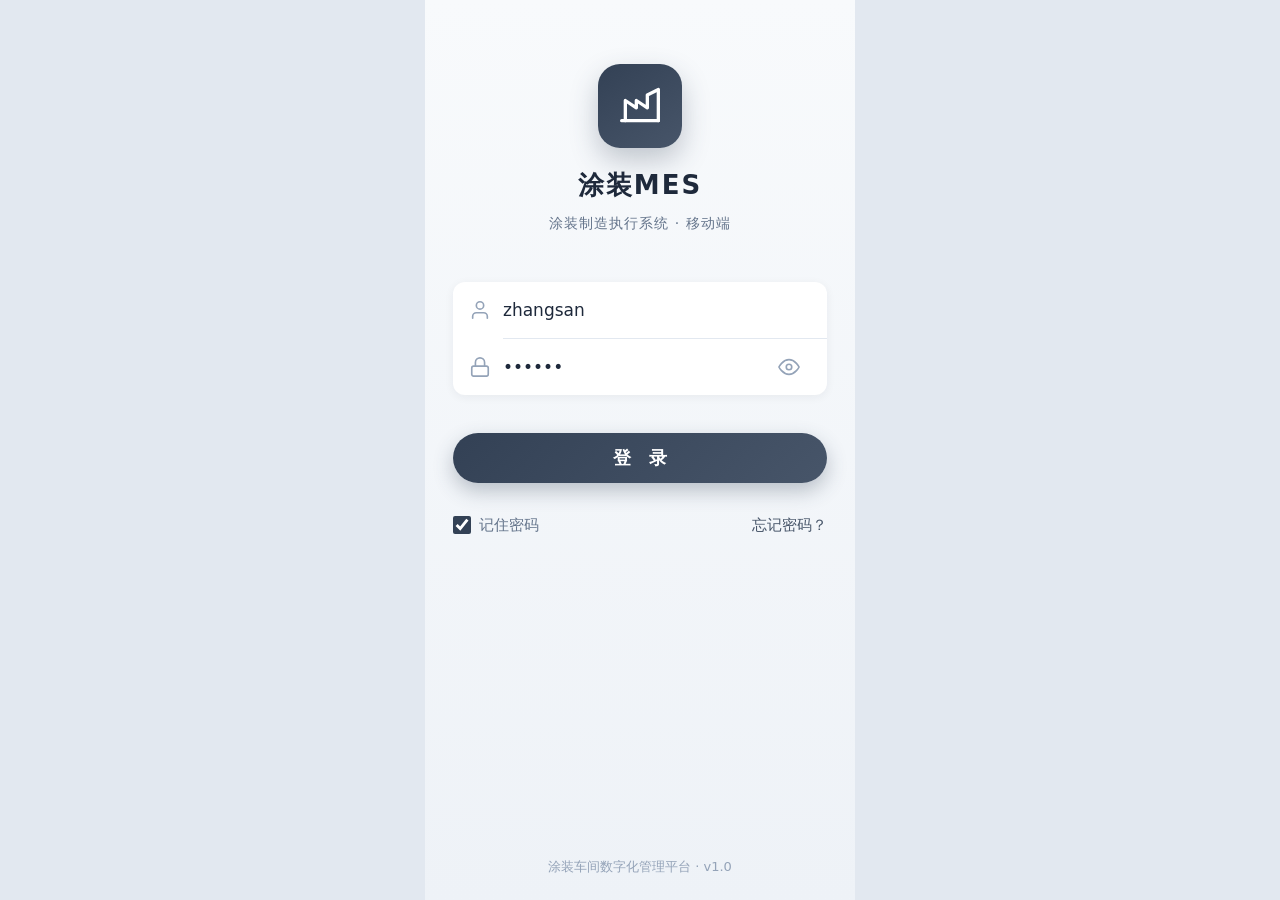
<file: mobile/index.html>
<!DOCTYPE html>
<html lang="zh-CN">
<head>
    <meta charset="UTF-8">
    <meta name="viewport" content="width=device-width, initial-scale=1.0, maximum-scale=1.0, user-scalable=no, viewport-fit=cover">
    <meta name="theme-color" content="#334155">
    <title>涂装MES · 移动端</title>
    <link rel="stylesheet" href="style.css">
</head>
<body>

    <!-- ================= 登录页（QQ 风格） ================= -->
    <div id="loginView" class="login-view">
        <div class="login-brand">
            <div class="login-logo">
                <svg viewBox="0 0 24 24" fill="none" stroke="currentColor" stroke-width="1.8" stroke-linecap="round" stroke-linejoin="round">
                    <path d="M2 20h20"/><path d="M4 20V9l6 4V9l6 4V6l6-3v17"/>
                </svg>
            </div>
            <h1 class="login-title">涂装MES</h1>
            <p class="login-subtitle">涂装制造执行系统 · 移动端</p>
        </div>

        <form id="loginForm" class="login-form" novalidate>
            <div class="login-inputs">
                <div class="login-field">
                    <svg class="field-icon" viewBox="0 0 24 24" fill="none" stroke="currentColor" stroke-width="1.8" stroke-linecap="round" stroke-linejoin="round">
                        <path d="M20 21v-2a4 4 0 0 0-4-4H8a4 4 0 0 0-4 4v2"/><circle cx="12" cy="7" r="4"/>
                    </svg>
                    <input type="text" id="loginUser" value="zhangsan" placeholder="请输入账号" autocomplete="username" maxlength="20">
                </div>
                <div class="login-divider"></div>
                <div class="login-field">
                    <svg class="field-icon" viewBox="0 0 24 24" fill="none" stroke="currentColor" stroke-width="1.8" stroke-linecap="round" stroke-linejoin="round">
                        <rect x="3" y="11" width="18" height="11" rx="2"/><path d="M7 11V7a5 5 0 0 1 10 0v4"/>
                    </svg>
                    <input type="password" id="loginPwd" value="123456" placeholder="请输入密码" autocomplete="current-password" maxlength="20">
                    <button type="button" class="pwd-toggle" id="togglePwd" aria-label="显示或隐藏密码">
                        <svg viewBox="0 0 24 24" fill="none" stroke="currentColor" stroke-width="1.8" stroke-linecap="round" stroke-linejoin="round">
                            <path d="M1 12s4-8 11-8 11 8 11 8-4 8-11 8-11-8-11-8z"/><circle cx="12" cy="12" r="3"/>
                        </svg>
                    </button>
                </div>
            </div>

            <p class="login-error" id="loginError"></p>

            <button type="submit" class="login-btn" id="loginBtn">登 录</button>

            <div class="login-links">
                <label class="remember">
                    <input type="checkbox" id="rememberPwd" checked>
                    <span>记住密码</span>
                </label>
                <a href="javascript:void(0)" class="link-muted">忘记密码？</a>
            </div>
        </form>

        <p class="login-footer">涂装车间数字化管理平台 · v1.0</p>
    </div>

    <!-- ================= 主应用 ================= -->
    <div id="appView" class="app-view hidden">

        <!-- Tab 1：首页看板 -->
        <section class="page active" id="page-home">
            <header class="home-header">
                <div class="home-header-top">
                    <div>
                        <h2 class="home-title">涂装MES</h2>
                        <p class="home-date" id="homeDate"></p>
                    </div>
                    <div class="home-user">
                        <span class="home-user-name" id="homeUserName">--</span>
                        <span class="avatar" id="homeAvatar">--</span>
                    </div>
                </div>
            </header>

            <div class="page-body">
                <div class="stats-grid" id="statsGrid"></div>

                <div class="section-head">
                    <h3 class="section-title">待处理工单</h3>
                    <span class="section-count" id="pendingCount">0 单</span>
                </div>
                <div class="order-mini-list" id="pendingList"></div>
            </div>
        </section>

        <!-- Tab 2：质量检查 -->
        <section class="page" id="page-qc">
            <header class="page-header">
                <h2 class="page-header-title">质量检查</h2>
                <span class="page-header-sub" id="qcSummary">--</span>
            </header>

            <div class="filter-bar" id="qcFilter">
                <button class="filter-btn active" data-qc="来料检">来料检</button>
                <button class="filter-btn" data-qc="出货检">出货检</button>
                <button class="filter-btn" data-qc="过程检">过程检</button>
                <button class="filter-btn" data-qc="成品入库检">成品入库检</button>
            </div>

            <div class="page-body">
                <div class="qc-list" id="qcList"></div>
            </div>
        </section>

        <!-- Tab 3：工作台 -->
        <section class="page" id="page-bench">
            <header class="page-header">
                <h2 class="page-header-title">工作台</h2>
                <span class="page-header-sub" id="benchUser">--</span>
            </header>

            <div class="page-body">
                <div id="benchGrid"></div>
            </div>
        </section>

        <!-- Tab 4：我的 -->
        <section class="page" id="page-profile">
            <header class="profile-header">
                <span class="avatar avatar-lg" id="profileAvatar">--</span>
                <div class="profile-id">
                    <h2 class="profile-name" id="profileName">--</h2>
                    <p class="profile-dept" id="profileDept">--</p>
                </div>
            </header>

            <div class="page-body">
                <div class="info-card">
                    <div class="info-row">
                        <span class="info-label">岗位</span>
                        <span class="info-value" id="infoRole">--</span>
                    </div>
                    <div class="info-row">
                        <span class="info-label">班组</span>
                        <span class="info-value" id="infoTeam">--</span>
                    </div>
                    <div class="info-row">
                        <span class="info-label">当日报工数</span>
                        <span class="info-value info-accent" id="infoReport">--</span>
                    </div>
                    <div class="info-row">
                        <span class="info-label">联系电话</span>
                        <span class="info-value" id="infoPhone">--</span>
                    </div>
                </div>

                <div class="section-head">
                    <h3 class="section-title">我的报工记录</h3>
                    <span class="section-count" id="myReportCount">0 条</span>
                </div>
                <div class="report-list" id="myReportList"></div>

                <button class="logout-btn" id="logoutBtn">退出登录</button>
            </div>
        </section>

        <!-- 子页：我的通知 -->
        <section class="subpage" id="page-notice">
            <header class="subpage-header">
                <button class="back-btn" data-back="1" aria-label="返回">
                    <svg viewBox="0 0 24 24" fill="none" stroke="currentColor" stroke-width="2" stroke-linecap="round" stroke-linejoin="round"><path d="M15 18l-6-6 6-6"/></svg>
                </button>
                <h2 class="subpage-title">我的通知</h2>
                <span class="subpage-spacer"></span>
            </header>
            <div class="subpage-body" id="noticeBody"></div>
        </section>

        <!-- 子页：设置 -->
        <section class="subpage" id="page-settings">
            <header class="subpage-header">
                <button class="back-btn" data-back="1" aria-label="返回">
                    <svg viewBox="0 0 24 24" fill="none" stroke="currentColor" stroke-width="2" stroke-linecap="round" stroke-linejoin="round"><path d="M15 18l-6-6 6-6"/></svg>
                </button>
                <h2 class="subpage-title">设置</h2>
                <span class="subpage-spacer"></span>
            </header>
            <div class="subpage-body" id="settingsBody"></div>
        </section>

        <!-- 子页：工单详情 -->
        <section class="subpage" id="page-order-detail">
            <header class="subpage-header">
                <button class="back-btn" data-back="1" aria-label="返回">
                    <svg viewBox="0 0 24 24" fill="none" stroke="currentColor" stroke-width="2" stroke-linecap="round" stroke-linejoin="round"><path d="M15 18l-6-6 6-6"/></svg>
                </button>
                <h2 class="subpage-title">工单详情</h2>
                <span class="subpage-spacer"></span>
            </header>
            <div class="subpage-body" id="orderDetailBody"></div>
            <div class="subpage-footer">
                <button class="primary-btn" id="orderReportBtn">报 工</button>
            </div>
        </section>

        <!-- 子页：质检报告 -->
        <section class="subpage" id="page-qc-detail">
            <header class="subpage-header">
                <button class="back-btn" data-back="1" aria-label="返回">
                    <svg viewBox="0 0 24 24" fill="none" stroke="currentColor" stroke-width="2" stroke-linecap="round" stroke-linejoin="round"><path d="M15 18l-6-6 6-6"/></svg>
                </button>
                <h2 class="subpage-title">质检报告</h2>
                <span class="subpage-spacer"></span>
            </header>
            <div class="subpage-body" id="qcDetailBody"></div>
        </section>

        <!-- 子页：报工表单 -->
        <section class="subpage" id="page-report-form">
            <header class="subpage-header">
                <button class="back-btn" data-back="1" aria-label="返回">
                    <svg viewBox="0 0 24 24" fill="none" stroke="currentColor" stroke-width="2" stroke-linecap="round" stroke-linejoin="round"><path d="M15 18l-6-6 6-6"/></svg>
                </button>
                <h2 class="subpage-title">扫码报工</h2>
                <span class="subpage-spacer"></span>
            </header>
            <div class="subpage-body" id="reportFormBody"></div>
            <div class="subpage-footer">
                <button class="primary-btn" id="reportSubmitBtn">提交报工</button>
            </div>
        </section>

        <!-- 底部导航（5 槽位，中央 + 号） -->
        <nav class="tabbar">
            <button class="tab-item active" data-page="page-home">
                <svg class="tab-icon" viewBox="0 0 24 24" fill="none" stroke="currentColor" stroke-width="1.8" stroke-linecap="round" stroke-linejoin="round">
                    <path d="M3 10.5L12 3l9 7.5"/><path d="M5 9.5V21h5v-6h4v6h5V9.5"/>
                </svg>
                <span class="tab-label">首页看板</span>
            </button>
            <button class="tab-item" data-page="page-qc">
                <svg class="tab-icon" viewBox="0 0 24 24" fill="none" stroke="currentColor" stroke-width="1.8" stroke-linecap="round" stroke-linejoin="round">
                    <circle cx="11" cy="11" r="7"/><path d="M21 21l-4.35-4.35"/><path d="M8 11l2 2 4-4"/>
                </svg>
                <span class="tab-label">质量检查</span>
            </button>
            <button class="tab-item tab-center" id="scanBtn" aria-label="扫码报工">
                <span class="tab-plus">
                    <svg viewBox="0 0 24 24" fill="none" stroke="currentColor" stroke-width="2.4" stroke-linecap="round"><path d="M12 5v14M5 12h14"/></svg>
                </span>
                <span class="tab-label">扫码报工</span>
            </button>
            <button class="tab-item" data-page="page-bench">
                <svg class="tab-icon" viewBox="0 0 24 24" fill="none" stroke="currentColor" stroke-width="1.8" stroke-linecap="round" stroke-linejoin="round">
                    <rect x="3" y="3" width="7" height="7" rx="1.5"/><rect x="14" y="3" width="7" height="7" rx="1.5"/><rect x="3" y="14" width="7" height="7" rx="1.5"/><rect x="14" y="14" width="7" height="7" rx="1.5"/>
                </svg>
                <span class="tab-label">工作台</span>
            </button>
            <button class="tab-item" data-page="page-profile">
                <svg class="tab-icon" viewBox="0 0 24 24" fill="none" stroke="currentColor" stroke-width="1.8" stroke-linecap="round" stroke-linejoin="round">
                    <path d="M20 21v-2a4 4 0 0 0-4-4H8a4 4 0 0 0-4 4v2"/><circle cx="12" cy="7" r="4"/>
                </svg>
                <span class="tab-label">我的</span>
            </button>
        </nav>
    </div>

    <!-- 扫码报工弹窗 -->
    <div class="modal-mask hidden" id="scanModal">
        <div class="modal">
            <div class="modal-icon">
                <svg viewBox="0 0 24 24" fill="none" stroke="currentColor" stroke-width="1.8" stroke-linecap="round" stroke-linejoin="round">
                    <path d="M3 7V5a2 2 0 0 1 2-2h2"/><path d="M17 3h2a2 2 0 0 1 2 2v2"/><path d="M21 17v2a2 2 0 0 1-2 2h-2"/><path d="M7 21H5a2 2 0 0 1-2-2v-2"/><path d="M7 8v8"/><path d="M11 8v8"/><path d="M15 8v5"/><path d="M18 8v8"/>
                </svg>
            </div>
            <h3 class="modal-title">扫码报工</h3>
            <p class="modal-desc">扫描工单条码，快速定位工单并提交报工</p>
            <div class="modal-actions">
                <button class="modal-btn ghost" data-close="1">取消</button>
                <button class="modal-btn solid" id="scanGoBtn">开始扫码报工</button>
            </div>
        </div>
    </div>

    <!-- 权限不足弹窗 -->
    <div class="modal-mask hidden" id="denyModal">
        <div class="modal">
            <div class="modal-icon deny">
                <svg viewBox="0 0 24 24" fill="none" stroke="currentColor" stroke-width="1.8" stroke-linecap="round" stroke-linejoin="round">
                    <rect x="4" y="10" width="16" height="10" rx="2"/><path d="M8 10V7a4 4 0 0 1 8 0v3"/><path d="M12 14v2.5"/>
                </svg>
            </div>
            <h3 class="modal-title">权限不足</h3>
            <p class="modal-desc">您暂无该模块的访问权限<br>请联系计划部更改权限</p>
            <div class="modal-actions">
                <button class="modal-btn solid" data-close="1">知道了</button>
            </div>
        </div>
    </div>

    <!-- Toast -->
    <div class="toast hidden" id="toast"></div>

    <!-- 业务数据：全部来自项目根目录 data.js，移动端代码不定义任何业务数据 -->
    <script src="../data.js"></script>
    <script src="app.js"></script>
</body>
</html>
</file>
<file: mobile/style.css>
/* ============================================================
   涂装MES 移动端样式
   设计基准 375px，适配 320px ~ 430px
   主题色：深灰蓝 #334155（工业简洁风）
   ============================================================ */

:root {
    --primary: #334155;
    --primary-light: #475569;
    --primary-dark: #1e293b;
    --bg: #f1f5f9;
    --card: #ffffff;
    --border: #e2e8f0;
    --text-main: #1e293b;
    --text-sub: #64748b;
    --text-light: #94a3b8;

    /* 状态色标 */
    --st-run: #16a34a;      /* 生产中 / 运行中 / 合格 */
    --st-wait: #f59e0b;     /* 待料 / 待机 / 让步接收 */
    --st-error: #dc2626;    /* 异常 / 故障 / 不合格 */
    --st-done: #6b7280;     /* 已完成 / 停运 */
    --st-info: #2563eb;     /* 数量强调 / 链接 */

    --radius: 12px;
    --tabbar-h: 56px;
}

* {
    margin: 0;
    padding: 0;
    box-sizing: border-box;
    -webkit-tap-highlight-color: transparent;
}

html, body {
    width: 100%;
    max-width: 100%;
    overflow-x: hidden;
}

body {
    font-family: system-ui, -apple-system, "PingFang SC", "HarmonyOS Sans SC", "Microsoft YaHei", sans-serif;
    font-size: 16px;
    color: var(--text-main);
    background: #e2e8f0;
    line-height: 1.5;
    min-height: 100vh;
    max-width: 430px;
    margin: 0 auto;
}

.hidden { display: none !important; }

/* ==================== 登录页（QQ 风格） ==================== */
.login-view {
    min-height: 100vh;
    background: linear-gradient(180deg, #f8fafc 0%, #eef2f7 100%);
    display: flex;
    flex-direction: column;
    padding: 0 28px;
    padding-top: calc(64px + env(safe-area-inset-top));
}

.login-brand {
    text-align: center;
    margin-bottom: 48px;
}

.login-logo {
    width: 84px;
    height: 84px;
    margin: 0 auto 18px;
    border-radius: 22px;
    background: linear-gradient(145deg, var(--primary) 0%, var(--primary-light) 100%);
    color: #fff;
    display: flex;
    align-items: center;
    justify-content: center;
    box-shadow: 0 12px 28px rgba(51, 65, 85, 0.28);
}

.login-logo svg { width: 44px; height: 44px; }

.login-title {
    font-size: 26px;
    font-weight: 700;
    letter-spacing: 2px;
    color: var(--primary-dark);
}

.login-subtitle {
    margin-top: 8px;
    font-size: 14px;
    color: var(--text-sub);
    letter-spacing: 1px;
}

.login-form { width: 100%; }

.login-inputs {
    background: var(--card);
    border-radius: var(--radius);
    box-shadow: 0 2px 10px rgba(30, 41, 59, 0.06);
    overflow: hidden;
}

.login-field {
    display: flex;
    align-items: center;
    height: 56px;
    padding: 0 16px;
    gap: 12px;
}

.field-icon {
    width: 22px;
    height: 22px;
    flex-shrink: 0;
    color: var(--text-light);
}

.login-field input {
    flex: 1;
    min-width: 0;
    height: 100%;
    border: none;
    outline: none;
    background: transparent;
    font-size: 17px;
    color: var(--text-main);
    font-family: inherit;
}

.login-field input::placeholder { color: var(--text-light); }

.login-divider {
    height: 1px;
    background: var(--border);
    margin-left: 50px;
}

.pwd-toggle {
    width: 44px;
    height: 44px;
    border: none;
    background: transparent;
    display: flex;
    align-items: center;
    justify-content: center;
    cursor: pointer;
    flex-shrink: 0;
}

.pwd-toggle svg { width: 22px; height: 22px; color: var(--text-light); }
.pwd-toggle:active svg { color: var(--primary-light); }

.login-error {
    min-height: 22px;
    margin-top: 12px;
    padding: 0 4px;
    font-size: 14px;
    color: var(--st-error);
    display: flex;
    align-items: center;
}

.login-btn {
    width: 100%;
    height: 50px;
    margin-top: 4px;
    border: none;
    border-radius: 25px;
    background: linear-gradient(135deg, var(--primary) 0%, var(--primary-light) 100%);
    color: #fff;
    font-size: 18px;
    font-weight: 600;
    letter-spacing: 6px;
    text-indent: 6px;
    font-family: inherit;
    cursor: pointer;
    box-shadow: 0 8px 20px rgba(51, 65, 85, 0.30);
    transition: opacity 0.2s, transform 0.1s;
}

.login-btn:active { opacity: 0.88; transform: scale(0.985); }

.login-links {
    margin-top: 20px;
    display: flex;
    align-items: center;
    justify-content: space-between;
    min-height: 44px;
}

.remember {
    display: flex;
    align-items: center;
    gap: 8px;
    font-size: 15px;
    color: var(--text-sub);
    cursor: pointer;
    padding: 8px 0;
}

.remember input {
    width: 18px;
    height: 18px;
    accent-color: var(--primary);
    cursor: pointer;
}

.link-muted {
    font-size: 15px;
    color: var(--primary-light);
    text-decoration: none;
    padding: 8px 0;
    cursor: pointer;
}

.login-footer {
    margin-top: auto;
    padding: 32px 0 calc(24px + env(safe-area-inset-bottom));
    text-align: center;
    font-size: 13px;
    color: var(--text-light);
}

/* ==================== 主应用框架 ==================== */
.app-view {
    min-height: 100vh;
    background: var(--bg);
    padding-bottom: calc(var(--tabbar-h) + 12px + env(safe-area-inset-bottom));
}

.page { display: none; }
.page.active { display: block; animation: pageIn 0.25s ease; }

@keyframes pageIn {
    from { opacity: 0; transform: translateY(6px); }
    to   { opacity: 1; transform: translateY(0); }
}

.page-body { padding: 14px 14px 28px; }

/* ==================== 通用头部 ==================== */
.page-header {
    background: var(--card);
    padding: calc(14px + env(safe-area-inset-top)) 16px 14px;
    border-bottom: 1px solid var(--border);
    display: flex;
    align-items: baseline;
    justify-content: space-between;
    gap: 8px;
}

.page-header-title {
    font-size: 20px;
    font-weight: 700;
    color: var(--text-main);
}

.page-header-sub {
    font-size: 13px;
    color: var(--text-sub);
    white-space: nowrap;
}

/* ==================== 首页看板 ==================== */
.home-header {
    background: linear-gradient(160deg, var(--primary-dark) 0%, var(--primary) 55%, var(--primary-light) 100%);
    padding: calc(18px + env(safe-area-inset-top)) 18px 54px;
    color: #fff;
}

.home-header-top {
    display: flex;
    align-items: center;
    justify-content: space-between;
    gap: 8px;
}

.home-title {
    font-size: 21px;
    font-weight: 700;
    letter-spacing: 1px;
}

.home-date {
    margin-top: 4px;
    font-size: 13px;
    color: rgba(255, 255, 255, 0.75);
}

.home-user {
    display: flex;
    align-items: center;
    gap: 10px;
}

.home-user-name {
    font-size: 14px;
    color: rgba(255, 255, 255, 0.92);
}

/* 头像 */
.avatar {
    width: 38px;
    height: 38px;
    border-radius: 50%;
    background: rgba(255, 255, 255, 0.18);
    color: #fff;
    font-size: 16px;
    font-weight: 600;
    display: flex;
    align-items: center;
    justify-content: center;
    flex-shrink: 0;
    border: 1.5px solid rgba(255, 255, 255, 0.45);
}

.avatar-lg { width: 62px; height: 62px; font-size: 26px; }

/* 指标卡片 2×2 */
.stats-grid {
    display: grid;
    grid-template-columns: repeat(2, 1fr);
    gap: 12px;
    margin-top: -40px;
}

.stat-card {
    background: var(--card);
    border-radius: var(--radius);
    padding: 14px 14px 12px;
    box-shadow: 0 2px 8px rgba(30, 41, 59, 0.06);
    min-width: 0;
}

.stat-top {
    display: flex;
    align-items: center;
    gap: 8px;
    min-width: 0;
}

.stat-icon {
    width: 32px;
    height: 32px;
    border-radius: 9px;
    display: flex;
    align-items: center;
    justify-content: center;
    flex-shrink: 0;
}

.stat-icon svg { width: 18px; height: 18px; }

.stat-label {
    font-size: 13px;
    color: var(--text-sub);
    white-space: nowrap;
    overflow: hidden;
    text-overflow: ellipsis;
}

.stat-value {
    margin-top: 8px;
    font-size: 26px;
    font-weight: 700;
    color: var(--text-main);
    line-height: 1.15;
    white-space: nowrap;
    overflow: hidden;
    text-overflow: ellipsis;
}

.stat-value .unit {
    font-size: 13px;
    font-weight: 400;
    color: var(--text-light);
    margin-left: 3px;
}

/* 区块标题 */
.section-head {
    margin: 20px 2px 12px;
    display: flex;
    align-items: baseline;
    justify-content: space-between;
    gap: 8px;
}

.section-title {
    font-size: 17px;
    font-weight: 700;
    color: var(--text-main);
}

.section-count {
    font-size: 13px;
    color: var(--text-sub);
}

/* ==================== 工单卡片 ==================== */
.order-mini-list,
.order-list,
.equip-list,
.qc-list,
.report-list {
    display: flex;
    flex-direction: column;
    gap: 12px;
}

.order-card {
    background: var(--card);
    border-radius: var(--radius);
    padding: 14px 14px 15px;
    box-shadow: 0 2px 8px rgba(30, 41, 59, 0.05);
    min-width: 0;
    cursor: pointer;
}

.order-card:active { background: #f8fafc; }

.order-head {
    display: flex;
    align-items: center;
    justify-content: space-between;
    gap: 8px;
    margin-bottom: 10px;
}

.order-no {
    font-size: 16px;
    font-weight: 700;
    color: var(--text-main);
    letter-spacing: 0.3px;
    white-space: nowrap;
    overflow: hidden;
    text-overflow: ellipsis;
}

/* 状态标签 */
.tag {
    flex-shrink: 0;
    display: inline-flex;
    align-items: center;
    gap: 5px;
    height: 26px;
    padding: 0 10px;
    border-radius: 13px;
    font-size: 13px;
    font-weight: 600;
    line-height: 1;
}

.tag::before {
    content: "";
    width: 7px;
    height: 7px;
    border-radius: 50%;
    background: currentColor;
}

.tag-run   { color: var(--st-run);   background: rgba(22, 163, 74, 0.10); }
.tag-wait  { color: var(--st-wait);  background: rgba(245, 158, 11, 0.12); }
.tag-error { color: var(--st-error); background: rgba(220, 38, 38, 0.09); }
.tag-done  { color: var(--st-done);  background: rgba(107, 114, 128, 0.12); }
.tag-info  { color: var(--st-info);  background: rgba(37, 99, 235, 0.08); }

/* 字段行 */
.order-fields {
    display: grid;
    grid-template-columns: 1fr 1fr;
    gap: 8px 12px;
}

.field {
    min-width: 0;
    display: flex;
    flex-direction: column;
    gap: 2px;
}

.field-label { font-size: 12px; color: var(--text-light); }

.field-value {
    font-size: 15px;
    color: var(--text-main);
    font-weight: 500;
    white-space: nowrap;
    overflow: hidden;
    text-overflow: ellipsis;
}

.field-value.num { font-variant-numeric: tabular-nums; }

/* 进度条 */
.progress-wrap { margin-top: 12px; }

.progress-meta {
    display: flex;
    justify-content: space-between;
    align-items: baseline;
    margin-bottom: 6px;
    gap: 8px;
}

.progress-name {
    font-size: 13px;
    color: var(--text-sub);
    white-space: nowrap;
    overflow: hidden;
    text-overflow: ellipsis;
}

.progress-pct {
    font-size: 13px;
    font-weight: 700;
    font-variant-numeric: tabular-nums;
    flex-shrink: 0;
}

.progress-track {
    height: 8px;
    border-radius: 4px;
    background: #e8edf3;
    overflow: hidden;
}

.progress-bar {
    height: 100%;
    border-radius: 4px;
    background: var(--primary-light);
    min-width: 2px;
    transition: width 0.4s ease;
}

.progress-bar.c-run   { background: var(--st-run); }
.progress-bar.c-wait  { background: var(--st-wait); }
.progress-bar.c-error { background: var(--st-error); }
.progress-bar.c-done  { background: var(--st-done); }

/* 加急标记 */
.urgent-flag {
    flex-shrink: 0;
    display: inline-flex;
    align-items: center;
    height: 26px;
    padding: 0 10px;
    border-radius: 13px;
    font-size: 13px;
    font-weight: 600;
    color: var(--st-error);
    background: rgba(220, 38, 38, 0.09);
}

/* ==================== 质检任务卡片 ==================== */
.qc-card {
    background: var(--card);
    border-radius: var(--radius);
    padding: 14px;
    box-shadow: 0 2px 8px rgba(30, 41, 59, 0.05);
    min-width: 0;
    cursor: pointer;
}

.qc-card:active { background: #f8fafc; }

.qc-card-head {
    display: flex;
    align-items: flex-start;
    justify-content: space-between;
    gap: 10px;
    margin-bottom: 10px;
}

.qc-order-no {
    font-size: 16px;
    font-weight: 700;
    color: var(--text-main);
    white-space: nowrap;
    overflow: hidden;
    text-overflow: ellipsis;
    padding-top: 2px;
}

.qc-qty {
    flex-shrink: 0;
    text-align: right;
}

.qc-qty-num {
    font-size: 22px;
    font-weight: 700;
    color: var(--st-info);
    line-height: 1.1;
    font-variant-numeric: tabular-nums;
}

.qc-qty-label { font-size: 12px; color: var(--text-light); }

.qc-card .order-fields { margin-bottom: 10px; }

.qc-conclusion {
    display: flex;
    align-items: center;
    gap: 8px;
    margin-top: 2px;
}

.qc-report-no {
    font-size: 12px;
    color: var(--text-light);
}

/* ==================== 筛选栏 ==================== */
.filter-bar {
    position: sticky;
    top: 0;
    z-index: 20;
    display: flex;
    gap: 8px;
    padding: 10px 14px;
    background: rgba(241, 245, 249, 0.96);
    backdrop-filter: blur(6px);
    overflow-x: auto;
    scrollbar-width: none;
}

.filter-bar::-webkit-scrollbar { display: none; }

.filter-btn {
    flex: 1;
    min-height: 44px;
    padding: 0 6px;
    border: 1px solid var(--border);
    border-radius: 20px;
    background: var(--card);
    color: var(--text-sub);
    font-size: 15px;
    font-family: inherit;
    cursor: pointer;
    white-space: nowrap;
    transition: all 0.15s ease;
}

.filter-btn.active {
    background: var(--primary);
    border-color: var(--primary);
    color: #fff;
    font-weight: 600;
}

/* 空状态 */
.empty-tip {
    padding: 40px 16px;
    text-align: center;
    color: var(--text-light);
    font-size: 15px;
}

/* ==================== 工作台宫格 ==================== */
.bench-group {
    background: var(--card);
    border-radius: var(--radius);
    box-shadow: 0 2px 8px rgba(30, 41, 59, 0.05);
    padding: 14px 8px 8px;
    margin-bottom: 14px;
}

.bench-group-title {
    font-size: 15px;
    font-weight: 700;
    color: var(--text-main);
    padding: 0 8px 10px;
}

.bench-grid {
    display: grid;
    grid-template-columns: repeat(4, 1fr);
    gap: 6px 2px;
}

.bench-grid.cols-3 { grid-template-columns: repeat(3, 1fr); }

.bench-item {
    min-height: 76px;
    padding: 8px 4px;
    border: none;
    background: transparent;
    display: flex;
    flex-direction: column;
    align-items: center;
    justify-content: flex-start;
    gap: 7px;
    font-family: inherit;
    cursor: pointer;
    min-width: 0;
}

.bench-item:active { opacity: 0.7; }

.bench-icon {
    width: 44px;
    height: 44px;
    border-radius: 12px;
    display: flex;
    align-items: center;
    justify-content: center;
    flex-shrink: 0;
}

.bench-icon svg { width: 22px; height: 22px; }

.bench-name {
    font-size: 12px;
    color: var(--text-sub);
    text-align: center;
    line-height: 1.3;
    white-space: nowrap;
    overflow: hidden;
    text-overflow: ellipsis;
    max-width: 100%;
}

/* 宫格未读徽标 */
.bench-icon { position: relative; }

.bench-badge {
    position: absolute;
    top: -4px;
    right: -4px;
    min-width: 17px;
    height: 17px;
    padding: 0 4px;
    border-radius: 9px;
    background: var(--st-error);
    color: #fff;
    font-size: 11px;
    font-weight: 700;
    display: flex;
    align-items: center;
    justify-content: center;
    border: 1.5px solid #fff;
    box-sizing: content-box;
}

/* ==================== 设备卡片 ==================== */
.equip-card {
    background: var(--card);
    border-radius: var(--radius);
    padding: 14px;
    box-shadow: 0 2px 8px rgba(30, 41, 59, 0.05);
    min-width: 0;
}

.equip-head {
    display: flex;
    align-items: center;
    gap: 12px;
    margin-bottom: 12px;
}

.equip-icon {
    width: 42px;
    height: 42px;
    border-radius: var(--radius);
    background: #f1f5f9;
    display: flex;
    align-items: center;
    justify-content: center;
    flex-shrink: 0;
}

.equip-icon svg { width: 22px; height: 22px; color: var(--primary-light); }

.equip-title { flex: 1; min-width: 0; }

.equip-name {
    font-size: 16px;
    font-weight: 700;
    color: var(--text-main);
    white-space: nowrap;
    overflow: hidden;
    text-overflow: ellipsis;
}

.equip-code {
    font-size: 12px;
    color: var(--text-light);
    margin-top: 2px;
    white-space: nowrap;
    overflow: hidden;
    text-overflow: ellipsis;
}

.equip-fields {
    display: grid;
    grid-template-columns: 1fr 1fr;
    gap: 10px 12px;
    padding-top: 12px;
    border-top: 1px solid var(--border);
}

/* ==================== 报工记录卡片 ==================== */
.report-card {
    background: var(--card);
    border-radius: var(--radius);
    padding: 14px;
    box-shadow: 0 2px 8px rgba(30, 41, 59, 0.05);
    min-width: 0;
}

.report-head {
    display: flex;
    align-items: center;
    justify-content: space-between;
    gap: 8px;
    margin-bottom: 10px;
}

.report-time {
    font-size: 12px;
    color: var(--text-light);
    flex-shrink: 0;
    font-variant-numeric: tabular-nums;
}

.report-new-flag {
    flex-shrink: 0;
    display: inline-flex;
    align-items: center;
    height: 22px;
    padding: 0 8px;
    border-radius: 11px;
    font-size: 12px;
    font-weight: 600;
    color: var(--st-info);
    background: rgba(37, 99, 235, 0.08);
}

/* ==================== 我的 ==================== */
.profile-header {
    background: linear-gradient(160deg, var(--primary-dark) 0%, var(--primary) 60%, var(--primary-light) 100%);
    padding: calc(26px + env(safe-area-inset-top)) 20px 30px;
    display: flex;
    align-items: center;
    gap: 16px;
    color: #fff;
}

.profile-name { font-size: 22px; font-weight: 700; }

.profile-dept {
    margin-top: 4px;
    font-size: 14px;
    color: rgba(255, 255, 255, 0.78);
}

.info-card {
    background: var(--card);
    border-radius: var(--radius);
    box-shadow: 0 2px 8px rgba(30, 41, 59, 0.05);
    overflow: hidden;
}

.info-row {
    display: flex;
    align-items: center;
    justify-content: space-between;
    min-height: 54px;
    padding: 8px 16px;
    gap: 12px;
}

.info-row + .info-row { border-top: 1px solid var(--border); }

.info-label {
    font-size: 15px;
    color: var(--text-sub);
    flex-shrink: 0;
}

.info-value {
    font-size: 16px;
    font-weight: 600;
    color: var(--text-main);
    text-align: right;
    white-space: nowrap;
    overflow: hidden;
    text-overflow: ellipsis;
}

.info-accent { color: var(--primary); }

.logout-btn {
    width: 100%;
    min-height: 48px;
    margin-top: 20px;
    border: none;
    border-radius: var(--radius);
    background: var(--card);
    color: var(--st-error);
    font-size: 16px;
    font-weight: 600;
    font-family: inherit;
    cursor: pointer;
    box-shadow: 0 2px 8px rgba(30, 41, 59, 0.05);
}

.logout-btn:active { background: #fef2f2; }

/* ==================== 全屏子页 ==================== */
.subpage {
    position: fixed;
    top: 0;
    left: 50%;
    transform: translateX(-50%);
    width: 100%;
    max-width: 430px;
    height: 100%;
    background: var(--bg);
    z-index: 200;
    display: none;
    flex-direction: column;
}

.subpage.open {
    display: flex;
    animation: slideIn 0.22s ease;
}

@keyframes slideIn {
    from { transform: translate(-50%, 4%); opacity: 0; }
    to   { transform: translate(-50%, 0); opacity: 1; }
}

.subpage-header {
    background: var(--card);
    padding-top: env(safe-area-inset-top);
    border-bottom: 1px solid var(--border);
    display: flex;
    align-items: center;
    height: 52px;
    flex-shrink: 0;
}

.back-btn {
    width: 52px;
    height: 52px;
    border: none;
    background: transparent;
    display: flex;
    align-items: center;
    justify-content: center;
    cursor: pointer;
    color: var(--text-main);
    flex-shrink: 0;
}

.back-btn svg { width: 22px; height: 22px; }

.subpage-title {
    flex: 1;
    text-align: center;
    font-size: 17px;
    font-weight: 700;
    color: var(--text-main);
    white-space: nowrap;
    overflow: hidden;
    text-overflow: ellipsis;
}

.subpage-spacer { width: 52px; flex-shrink: 0; }

.subpage-body {
    flex: 1;
    overflow-y: auto;
    -webkit-overflow-scrolling: touch;
    padding: 14px 14px 24px;
}

.subpage-footer {
    flex-shrink: 0;
    padding: 12px 14px calc(12px + env(safe-area-inset-bottom));
    background: var(--card);
    border-top: 1px solid var(--border);
}

.primary-btn {
    width: 100%;
    min-height: 48px;
    border: none;
    border-radius: var(--radius);
    background: linear-gradient(135deg, var(--primary) 0%, var(--primary-light) 100%);
    color: #fff;
    font-size: 17px;
    font-weight: 600;
    letter-spacing: 4px;
    text-indent: 4px;
    font-family: inherit;
    cursor: pointer;
    box-shadow: 0 6px 16px rgba(51, 65, 85, 0.25);
}

.primary-btn:active { opacity: 0.88; }

/* 子页内容块 */
.detail-card {
    background: var(--card);
    border-radius: var(--radius);
    box-shadow: 0 2px 8px rgba(30, 41, 59, 0.05);
    padding: 4px 16px;
    margin-bottom: 14px;
    overflow: hidden;
}

.detail-row {
    display: flex;
    align-items: center;
    justify-content: space-between;
    min-height: 50px;
    padding: 6px 0;
    gap: 16px;
}

.detail-row + .detail-row { border-top: 1px solid var(--border); }

.detail-label {
    font-size: 14px;
    color: var(--text-sub);
    flex-shrink: 0;
    white-space: nowrap;
}

.detail-value {
    font-size: 15px;
    color: var(--text-main);
    font-weight: 500;
    text-align: right;
    word-break: break-all;
}

.detail-title-bar {
    display: flex;
    align-items: center;
    justify-content: space-between;
    gap: 8px;
    padding: 12px 0;
    margin-top: 2px;
}

.detail-title {
    font-size: 15px;
    font-weight: 700;
    color: var(--text-main);
    display: flex;
    align-items: center;
    gap: 8px;
}

.detail-title::before {
    content: "";
    width: 4px;
    height: 16px;
    border-radius: 2px;
    background: var(--primary-light);
}

/* 工序节点 */
.node-item {
    padding: 12px 0;
}

.node-item + .node-item { border-top: 1px solid var(--border); }

.node-head {
    display: flex;
    align-items: center;
    gap: 8px;
    margin-bottom: 8px;
}

.node-name {
    font-size: 15px;
    font-weight: 600;
    color: var(--text-main);
}

.node-tag {
    flex-shrink: 0;
    display: inline-flex;
    align-items: center;
    height: 22px;
    padding: 0 8px;
    border-radius: 11px;
    font-size: 12px;
    font-weight: 600;
}

.node-meta {
    display: grid;
    grid-template-columns: 1fr 1fr;
    gap: 4px 12px;
    margin-bottom: 8px;
}

.node-meta .field-label { font-size: 12px; }
.node-meta .field-value { font-size: 13px; font-weight: 400; }

/* 质检项目明细表 */
.qc-item-table { width: 100%; border-collapse: collapse; }

.qc-item-table th {
    font-size: 13px;
    color: var(--text-sub);
    font-weight: 600;
    text-align: left;
    padding: 8px 4px;
    border-bottom: 1px solid var(--border);
    white-space: nowrap;
}

.qc-item-table td {
    font-size: 14px;
    color: var(--text-main);
    padding: 10px 4px;
    border-bottom: 1px solid #f1f5f9;
    vertical-align: top;
}

.qc-item-table tr:last-child td { border-bottom: none; }

.qc-item-table td.result { color: var(--text-sub); }

.judge-pill {
    display: inline-flex;
    align-items: center;
    height: 22px;
    padding: 0 8px;
    border-radius: 11px;
    font-size: 12px;
    font-weight: 600;
    white-space: nowrap;
}

.judge-pass { color: var(--st-run); background: rgba(22, 163, 74, 0.10); }
.judge-fail { color: var(--st-error); background: rgba(220, 38, 38, 0.09); }
.judge-warn { color: var(--st-wait); background: rgba(245, 158, 11, 0.12); }
.judge-skip { color: var(--st-done); background: rgba(107, 114, 128, 0.12); }

/* 照片占位 */
.photo-chips {
    display: flex;
    flex-wrap: wrap;
    gap: 8px;
    padding: 4px 0 12px;
}

.photo-chip {
    display: inline-flex;
    align-items: center;
    gap: 6px;
    height: 32px;
    padding: 0 12px;
    border-radius: 8px;
    background: #f1f5f9;
    color: var(--text-sub);
    font-size: 13px;
}

.photo-chip svg { width: 15px; height: 15px; }

/* 报告结论横幅 */
.report-banner {
    display: flex;
    align-items: center;
    justify-content: space-between;
    gap: 10px;
    padding: 12px 16px;
    margin-bottom: 14px;
    border-radius: var(--radius);
    background: var(--card);
    box-shadow: 0 2px 8px rgba(30, 41, 59, 0.05);
}

.report-banner-label { font-size: 14px; color: var(--text-sub); }

.report-banner .tag { height: 30px; padding: 0 14px; font-size: 14px; }

/* ==================== 报工表单 ==================== */
.form-card {
    background: var(--card);
    border-radius: var(--radius);
    box-shadow: 0 2px 8px rgba(30, 41, 59, 0.05);
    padding: 4px 16px 12px;
    margin-bottom: 14px;
    overflow: hidden;
}

.form-row {
    display: flex;
    align-items: center;
    min-height: 54px;
    padding: 8px 0;
    gap: 12px;
}

.form-row + .form-row { border-top: 1px solid var(--border); }

.form-row.column {
    flex-direction: column;
    align-items: stretch;
    gap: 8px;
    padding: 14px 0 12px;
}

.form-label {
    font-size: 15px;
    color: var(--text-sub);
    flex-shrink: 0;
    width: 88px;
}

.form-row.column .form-label { width: auto; }

.form-label .req { color: var(--st-error); margin-left: 2px; }

.form-control {
    flex: 1;
    min-width: 0;
    height: 44px;
    border: 1px solid var(--border);
    border-radius: 10px;
    background: #f8fafc;
    padding: 0 12px;
    font-size: 16px;
    color: var(--text-main);
    font-family: inherit;
    outline: none;
    appearance: none;
    -webkit-appearance: none;
}

.form-control:focus { border-color: var(--primary-light); background: #fff; }

select.form-control {
    background-image: url("data:image/svg+xml;charset=utf-8,%3Csvg xmlns='http://www.w3.org/2000/svg' width='12' height='12' viewBox='0 0 24 24' fill='none' stroke='%2394a3b8' stroke-width='2.5' stroke-linecap='round' stroke-linejoin='round'%3E%3Cpath d='M6 9l6 6 6-6'/%3E%3C/svg%3E");
    background-repeat: no-repeat;
    background-position: right 12px center;
    padding-right: 34px;
    cursor: pointer;
}

.form-control[readonly] {
    background: #f1f5f9;
    color: var(--text-sub);
    cursor: default;
}

textarea.form-control {
    height: 84px;
    padding: 10px 12px;
    resize: none;
    line-height: 1.5;
}

.form-err {
    font-size: 13px;
    color: var(--st-error);
    min-height: 18px;
    padding: 2px 0 4px;
}

.form-static {
    flex: 1;
    min-width: 0;
    font-size: 15px;
    font-weight: 600;
    color: var(--text-main);
    text-align: right;
    white-space: nowrap;
    overflow: hidden;
    text-overflow: ellipsis;
}

/* ==================== 底部导航（5 槽 + 中央凸起） ==================== */
.tabbar {
    position: fixed;
    bottom: 0;
    left: 50%;
    transform: translateX(-50%);
    width: 100%;
    max-width: 430px;
    height: calc(var(--tabbar-h) + env(safe-area-inset-bottom));
    padding-bottom: env(safe-area-inset-bottom);
    background: rgba(255, 255, 255, 0.97);
    backdrop-filter: blur(8px);
    border-top: 1px solid var(--border);
    display: flex;
    z-index: 100;
}

.tab-item {
    flex: 1;
    min-width: 0;
    height: var(--tabbar-h);
    border: none;
    background: transparent;
    display: flex;
    flex-direction: column;
    align-items: center;
    justify-content: center;
    gap: 3px;
    color: var(--text-light);
    font-family: inherit;
    cursor: pointer;
}

.tab-icon { width: 24px; height: 24px; }

.tab-label {
    font-size: 11px;
    line-height: 1;
    white-space: nowrap;
}

.tab-item.active { color: var(--primary); }
.tab-item.active .tab-label { font-weight: 700; }

/* 中央 + 号 */
.tab-center { color: var(--text-light); }

.tab-plus {
    width: 46px;
    height: 46px;
    margin-top: -22px;
    border-radius: 50%;
    background: linear-gradient(145deg, var(--primary) 0%, var(--primary-light) 100%);
    color: #fff;
    display: flex;
    align-items: center;
    justify-content: center;
    box-shadow: 0 6px 16px rgba(51, 65, 85, 0.38);
    border: 3px solid #fff;
    transition: transform 0.15s ease;
}

.tab-plus svg { width: 22px; height: 22px; }

.tab-center:active .tab-plus { transform: scale(0.92); }

/* ==================== 我的通知 ==================== */
.notice-card {
    background: var(--card);
    border-radius: var(--radius);
    padding: 14px;
    box-shadow: 0 2px 8px rgba(30, 41, 59, 0.05);
    margin-bottom: 12px;
    min-width: 0;
    position: relative;
}

.notice-card.read { opacity: 0.62; }

.notice-unread-dot {
    position: absolute;
    top: 16px;
    right: 14px;
    width: 9px;
    height: 9px;
    border-radius: 50%;
    background: var(--st-error);
}

.notice-head {
    display: flex;
    align-items: center;
    gap: 8px;
    margin-bottom: 8px;
    padding-right: 18px;
    flex-wrap: wrap;
}

.notice-title {
    font-size: 16px;
    font-weight: 700;
    color: var(--text-main);
    white-space: nowrap;
    overflow: hidden;
    text-overflow: ellipsis;
    min-width: 0;
}

.notice-type {
    flex-shrink: 0;
    display: inline-flex;
    align-items: center;
    height: 22px;
    padding: 0 8px;
    border-radius: 11px;
    font-size: 12px;
    font-weight: 600;
}

.nt-sys    { color: #2563eb; background: rgba(37, 99, 235, 0.09); }
.nt-prod   { color: var(--st-wait); background: rgba(245, 158, 11, 0.12); }
.nt-equip  { color: var(--st-error); background: rgba(220, 38, 38, 0.09); }
.nt-qc     { color: var(--st-run); background: rgba(22, 163, 74, 0.10); }

.notice-content {
    font-size: 14px;
    color: var(--text-sub);
    line-height: 1.6;
}

.notice-foot {
    margin-top: 10px;
    display: flex;
    align-items: center;
    justify-content: space-between;
    gap: 8px;
}

.notice-time { font-size: 12px; color: var(--text-light); }

.notice-status {
    flex-shrink: 0;
    display: inline-flex;
    align-items: center;
    height: 22px;
    padding: 0 8px;
    border-radius: 11px;
    font-size: 12px;
    font-weight: 600;
}

.ns-unread { color: var(--st-error); background: rgba(220, 38, 38, 0.09); }
.ns-read   { color: var(--st-done); background: rgba(107, 114, 128, 0.12); }

/* ==================== 设置 ==================== */
.set-group-title {
    font-size: 13px;
    color: var(--text-light);
    padding: 2px 6px 8px;
}

.set-card {
    background: var(--card);
    border-radius: var(--radius);
    box-shadow: 0 2px 8px rgba(30, 41, 59, 0.05);
    overflow: hidden;
    margin-bottom: 16px;
}

.set-row {
    display: flex;
    align-items: center;
    min-height: 54px;
    padding: 8px 16px;
    gap: 12px;
}

.set-row + .set-row { border-top: 1px solid var(--border); }

.set-row-icon {
    width: 32px;
    height: 32px;
    border-radius: 9px;
    display: flex;
    align-items: center;
    justify-content: center;
    flex-shrink: 0;
}

.set-row-icon svg { width: 17px; height: 17px; }

.set-name {
    flex: 1;
    min-width: 0;
    font-size: 15px;
    color: var(--text-main);
}

.set-value {
    font-size: 14px;
    color: var(--text-sub);
    white-space: nowrap;
}

.set-arrow {
    width: 16px;
    height: 16px;
    color: var(--text-light);
    flex-shrink: 0;
}

/* 开关（纯视觉） */
.switch {
    width: 48px;
    height: 28px;
    border-radius: 14px;
    background: #e2e8f0;
    position: relative;
    flex-shrink: 0;
    cursor: pointer;
    transition: background 0.2s ease;
}

.switch::after {
    content: "";
    position: absolute;
    top: 3px;
    left: 3px;
    width: 22px;
    height: 22px;
    border-radius: 50%;
    background: #fff;
    box-shadow: 0 1px 3px rgba(0, 0, 0, 0.25);
    transition: transform 0.2s ease;
}

.switch.on { background: var(--primary); }
.switch.on::after { transform: translateX(20px); }

/* ==================== 弹窗 ==================== */
.modal-mask {
    position: fixed;
    inset: 0;
    background: rgba(15, 23, 42, 0.55);
    z-index: 300;
    display: flex;
    align-items: center;
    justify-content: center;
    padding: 32px;
    animation: fadeIn 0.18s ease;
}

@keyframes fadeIn { from { opacity: 0; } to { opacity: 1; } }

.modal {
    width: 100%;
    max-width: 320px;
    background: var(--card);
    border-radius: 16px;
    padding: 26px 22px 18px;
    text-align: center;
    animation: popIn 0.2s ease;
}

@keyframes popIn {
    from { transform: scale(0.92); opacity: 0; }
    to   { transform: scale(1); opacity: 1; }
}

.modal-icon {
    width: 60px;
    height: 60px;
    margin: 0 auto 14px;
    border-radius: 16px;
    background: rgba(51, 65, 85, 0.08);
    color: var(--primary);
    display: flex;
    align-items: center;
    justify-content: center;
}

.modal-icon svg { width: 30px; height: 30px; }

.modal-icon.deny {
    background: rgba(220, 38, 38, 0.08);
    color: var(--st-error);
}

.modal-title {
    font-size: 18px;
    font-weight: 700;
    color: var(--text-main);
}

.modal-desc {
    margin-top: 6px;
    font-size: 14px;
    color: var(--text-sub);
    line-height: 1.5;
}

.modal-actions {
    display: flex;
    gap: 10px;
    margin-top: 20px;
}

.modal-btn {
    flex: 1;
    min-height: 44px;
    border-radius: 22px;
    font-size: 16px;
    font-weight: 600;
    font-family: inherit;
    cursor: pointer;
}

.modal-btn.ghost {
    border: 1px solid var(--border);
    background: var(--card);
    color: var(--text-sub);
}

.modal-btn.solid {
    border: none;
    background: linear-gradient(135deg, var(--primary) 0%, var(--primary-light) 100%);
    color: #fff;
    box-shadow: 0 4px 12px rgba(51, 65, 85, 0.25);
}

.modal-btn:active { opacity: 0.85; }

/* ==================== Toast ==================== */
.toast {
    position: fixed;
    top: calc(20px + env(safe-area-inset-top));
    left: 50%;
    transform: translateX(-50%);
    z-index: 400;
    max-width: 80%;
    padding: 10px 20px;
    border-radius: 22px;
    background: rgba(30, 41, 59, 0.92);
    color: #fff;
    font-size: 15px;
    line-height: 1.4;
    text-align: center;
    animation: toastIn 0.25s ease;
    pointer-events: none;
}

@keyframes toastIn {
    from { transform: translate(-50%, -12px); opacity: 0; }
    to   { transform: translate(-50%, 0); opacity: 1; }
}

/* ==================== 小屏适配（≤350px） ==================== */
@media (max-width: 350px) {
    .page-body { padding: 12px 10px 24px; }
    .filter-bar { padding: 10px; }
    .order-fields, .equip-fields { grid-template-columns: 1fr 1fr; gap: 6px 8px; }
    .stat-value { font-size: 22px; }
    .login-view { padding: 0 20px; }
    .home-header { padding-left: 14px; padding-right: 14px; }
    .tab-label { font-size: 10px; }
    .bench-grid { grid-template-columns: repeat(4, 1fr); }
    .bench-name { font-size: 11px; }
    .form-label { width: 78px; font-size: 14px; }
    .node-meta { grid-template-columns: 1fr; }
}
</file>
